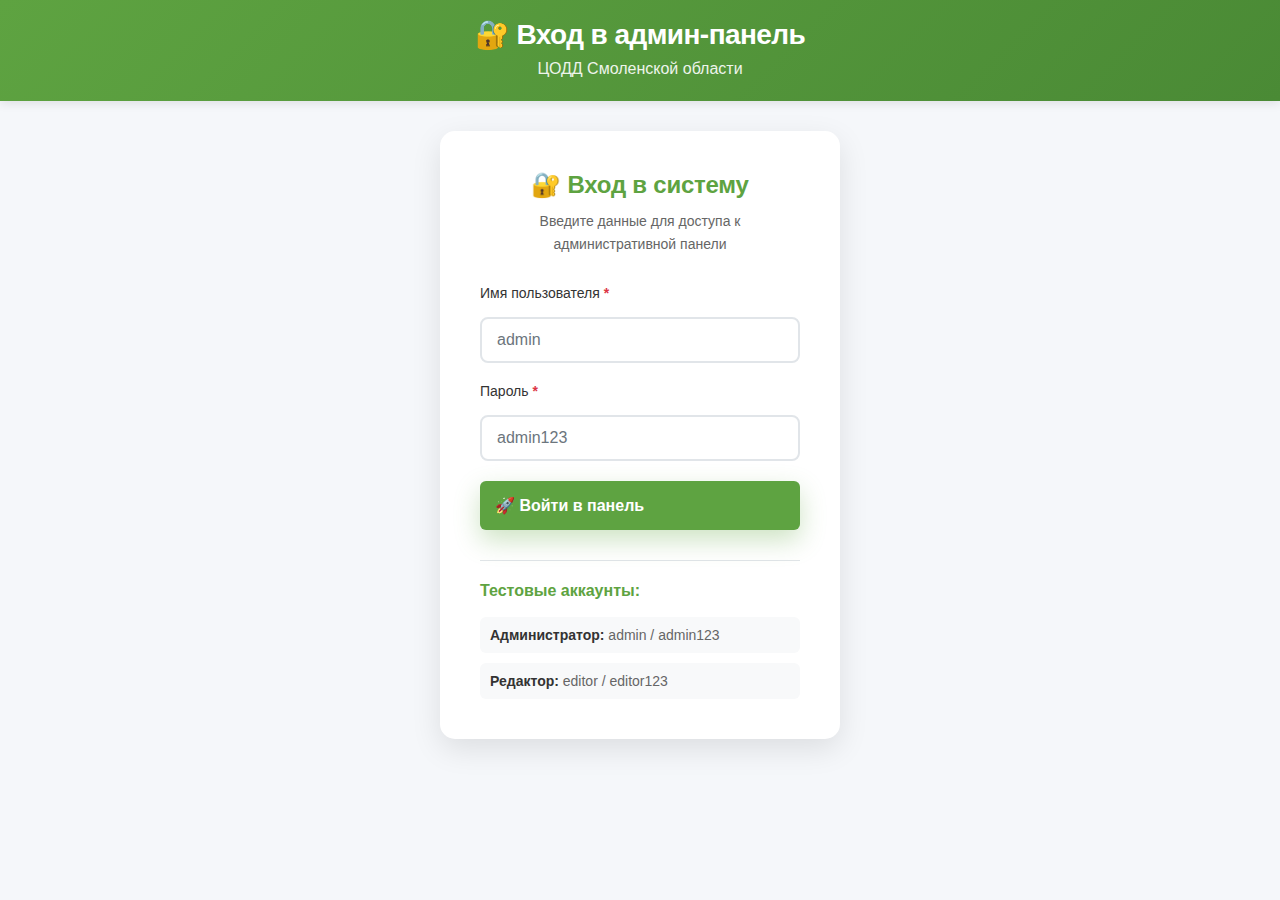
<file: admin.html>
<!DOCTYPE html>
<html lang="ru">
<head>
    <meta charset="UTF-8">
    <meta name="viewport" content="width=device-width, initial-scale=1.0">
    <title>Вход в админ-панель - ЦОДД Смоленской области</title>
    <link rel="stylesheet" href="src/styles.css">
    <link rel="stylesheet" href="src/admin.css">
</head>
<body>
    <div class="admin-container">
        <header class="admin-header">
            <h1>🔐 Вход в админ-панель</h1>
            <p>ЦОДД Смоленской области</p>
        </header>

        <main class="admin-main">
            <div class="login-container">
                <div class="login-form">
                    <h2>🔐 Вход в систему</h2>
                    <p>Введите данные для доступа к административной панели</p>
                    
                    <form id="loginForm">
                        <div class="form-group">
                            <label for="username">Имя пользователя</label>
                            <input type="text" id="username" required placeholder="admin">
                        </div>
                        
                        <div class="form-group">
                            <label for="password">Пароль</label>
                            <input type="password" id="password" required placeholder="admin123">
                        </div>
                        
                        <button type="submit" class="btn btn-primary btn-full">🚀 Войти в панель</button>
                    </form>
                    
                    <div class="login-info">
                        <h3>Тестовые аккаунты:</h3>
                        <div class="test-accounts">
                            <div class="account">
                                <strong>Администратор:</strong> admin / admin123
                            </div>
                            <div class="account">
                                <strong>Редактор:</strong> editor / editor123
                            </div>
                        </div>
                    </div>
                </div>
            </div>
        </main>

        <!-- Уведомления -->
        <div class="notifications" id="notifications"></div>
    </div>

    <script src="src/admin-login.js" defer></script>
</body>
</html>
</file>
<file: src/styles.css>
.fines-video{display:block;width:100%;max-width:100%;margin:0;border-radius:16px;overflow:hidden;box-shadow:0 10px 26px rgba(0,0,0,.12);border:1px solid rgba(0,0,0,.08)}
.fines-video video{width:100%;height:auto;display:block}

/* Base styles */

:root{

  --brand:#62a744;

  --bg:#0b0f0d;

  --bg-elev:#121714;

  --text:#e9f1ec;

  --muted:#b8c3bc;

  --line:#1d251f;

  --focus: #9be27a;

  --header-h:64px;

  --radius:14px;

  --radius-lg:20px;

  --shadow-sm:0 6px 18px rgba(0,0,0,.25);

  --shadow-md:0 10px 30px rgba(0,0,0,.35);

  --shadow-brand:0 10px 30px rgba(98,167,68,.25);

}

/* Кастомный скроллбар */
::-webkit-scrollbar {
  width: 8px;
  height: 8px;
}

::-webkit-scrollbar-track {
  background: var(--bg);
  border-radius: 4px;
}

::-webkit-scrollbar-thumb {
  background: linear-gradient(180deg, var(--brand), #4ecdc4);
  border-radius: 4px;
  border: 1px solid rgba(255, 255, 255, 0.1);
}

::-webkit-scrollbar-thumb:hover {
  background: linear-gradient(180deg, #7bb85a, #3db5a8);
  box-shadow: 0 2px 8px rgba(98, 167, 68, 0.3);
}

::-webkit-scrollbar-corner {
  background: var(--bg);
}



*{box-sizing:border-box}

html,body{margin:0;padding:0}

html{scroll-behavior:smooth}

body{

  font-family:"Inter",system-ui,-apple-system,Segoe UI,Roboto,Arial,sans-serif;

  color:#0b0f0d;

  background:rgb(245, 246, 247);

}

/* Типографическая иерархия */
h1, .h1 {
  font-size: 2.5rem;
  font-weight: 900;
  line-height: 1.1;
  margin: 0 0 1rem 0;
  letter-spacing: -0.02em;
}

h2, .h2 {
  font-size: 2rem;
  font-weight: 800;
  line-height: 1.2;
  margin: 0 0 0.875rem 0;
  letter-spacing: -0.01em;
}

h3, .h3 {
  font-size: 1.5rem;
  font-weight: 700;
  line-height: 1.3;
  margin: 0 0 0.75rem 0;
}

h4, .h4 {
  font-size: 1.25rem;
  font-weight: 600;
  line-height: 1.4;
  margin: 0 0 0.625rem 0;
}

h5, .h5 {
  font-size: 1.125rem;
  font-weight: 600;
  line-height: 1.4;
  margin: 0 0 0.5rem 0;
}

h6, .h6 {
  font-size: 1rem;
  font-weight: 600;
  line-height: 1.5;
  margin: 0 0 0.5rem 0;
}

p, .p {
  font-size: 1rem;
  font-weight: 400;
  line-height: 1.6;
  margin: 0 0 1rem 0;
}

.lead {
  font-size: 1.125rem;
  font-weight: 400;
  line-height: 1.6;
  margin: 0 0 1rem 0;
}

.small {
  font-size: 0.875rem;
  font-weight: 400;
  line-height: 1.5;
}

.text-muted {
  color: var(--muted);
}

.text-brand {
  color: var(--brand);
}

.text-center {
  text-align: center;
}

.text-left {
  text-align: left;
}

.text-right {
  text-align: right;
}

/* Адаптивная типографика */
@media (max-width: 768px) {
  h1, .h1 { font-size: 2rem; }
  h2, .h2 { font-size: 1.75rem; }
  h3, .h3 { font-size: 1.375rem; }
  h4, .h4 { font-size: 1.125rem; }
  h5, .h5 { font-size: 1rem; }
  h6, .h6 { font-size: 0.875rem; }
  p, .p { font-size: 0.875rem; }
  .lead { font-size: 1rem; }
}



.container{width:100%;max-width:1200px;margin:0 auto;padding:0 16px}

.sr-only{position:absolute;left:-10000px;top:auto;width:1px;height:1px;overflow:hidden}

.skip-link{position:absolute;left:-9999px;top:auto;background:var(--brand);color:#000;padding:8px 12px;border-radius:8px}

.skip-link:focus{left:16px;top:16px;z-index:1000}



/* Header */

.site-header{position:fixed;top:20px;left:0;right:0;z-index:1000;background:transparent;padding:0;transition:transform .32s ease, opacity .28s ease}
.site-header.hide{transform:translateY(-140%);opacity:.0;pointer-events:none}
.site-header.scrolled{filter:saturate(102%)}

.header-inner{display:flex;align-items:center;justify-content:space-between;gap:16px;min-height:72px;background:#62a744;border-radius:30px;padding:18px 28px;box-shadow:0 8px 22px rgba(98,167,68,.35);max-width:1380px;margin:0 auto}

.logo{display:flex;align-items:center;gap:12px;color:#ffffff;text-decoration:none;font-weight:700}

.logo-img{width:40px;height:40px;display:inline-block;object-fit:contain;vertical-align:middle}

.logo-text{white-space:nowrap}



.nav{display:flex;align-items:center;gap:16px;flex:1}

.nav-list{display:flex;gap:28px;list-style:none;margin:0 auto;padding:0}
.nav-list a{color:#ffffff;text-decoration:none;padding:10px 12px;border-radius:10px;transition:background .2s,color .2s;font-size:18px;font-weight:700}

.nav-list a:hover{background:rgba(255,255,255,.15);color:#ffffff}



.search{position:relative;display:none}

.search-input{background:#ffffff;color:#0b0f0d;border:1px solid rgba(0,0,0,.15);padding:10px 12px;border-radius:12px;min-width:180px;outline:none}

.search-input:focus{border-color:var(--brand);box-shadow:0 0 0 3px rgba(98,167,68,.2)}

.search-suggestions{position:absolute;top:44px;left:0;right:0;background:var(--bg-elev);border:1px solid var(--line);border-radius:12px;overflow:hidden}

.search-suggestions button{display:block;width:100%;text-align:left;background:transparent;border:0;color:var(--text);padding:10px 12px;cursor:pointer}

.search-suggestions button:hover{background:rgba(98,167,68,.12)}



.burger{display:inline-flex;flex-direction:column;gap:4px;background:transparent;border:none;border-radius:12px;padding:6px 4px;cursor:pointer}
.burger-line{width:26px;height:2.5px;background:#ffffff;border-radius:999px;transition:transform .25s ease, opacity .2s ease}
.burger.active .burger-line:nth-child(1){transform:rotate(45deg) translate(6px,6px)}
.burger.active .burger-line:nth-child(2){opacity:0}

.burger.active .burger-line:nth-child(3){transform:rotate(-45deg) translate(6px,-6px)}
.burger:focus{outline:none}
.burger:focus-visible{outline:none}


.mobile-menu{position:fixed;top:0;right:0;bottom:0;left:auto;width:86vw;max-width:min(420px, 100vw);z-index:1100;background:#62a744;color:#ffffff;display:block;overflow:auto;transform:translateX(100%);transition:transform .28s ease;box-shadow:-10px 0 30px rgba(0,0,0,.25);border-top-left-radius:24px;border-bottom-left-radius:24px}
.mobile-menu.open{transform:translateX(0)}

.mobile-menu[hidden]{display:none!important}

.mobile-menu-header{display:flex;align-items:center;justify-content:space-between;padding:16px 18px 14px;border-bottom:1px solid rgba(255,255,255,.2)}

.mobile-menu-header span{font-weight:700;letter-spacing:.2px}

.mobile-menu-header .close{background:#ffffff;color:#357b22;border:0;width:32px;height:32px;border-radius:12px;display:inline-grid;place-items:center;cursor:pointer;font-size:16px;font-weight:600;transition:all .2s ease;box-shadow:0 2px 8px rgba(0,0,0,.15)}

.mobile-menu-header .close:hover{filter:brightness(.95);transform:scale(1.05);box-shadow:0 4px 12px rgba(0,0,0,.2)}

.mobile-nav-list{list-style:none;margin:0;padding:20px 16px}

.mobile-nav-list li{opacity:0;transform:translateX(12px);animation:menuItemIn .35s forwards ease}

.mobile-nav-list li:nth-child(1){animation-delay:.04s}

.mobile-nav-list li:nth-child(2){animation-delay:.08s}

.mobile-nav-list li:nth-child(3){animation-delay:.12s}

.mobile-nav-list li:nth-child(4){animation-delay:.16s}

.mobile-nav-list li:nth-child(5){animation-delay:.2s}

.mobile-nav-list a{display:block;color:#ffffff;text-decoration:none;padding:16px 16px 16px 24px;border-radius:12px;font-size:18px;font-weight:600;transition:all .2s ease}

.mobile-nav-list a:hover{background:rgba(98,167,68,.12)}

.mobile-search{padding:8px 16px 16px}

.mobile-menu .search-input{width:100%;background:#fff;color:#0b0f0d;border:1px solid rgba(0,0,0,.12);border-radius:16px;padding:14px 16px;box-shadow:0 4px 14px rgba(0,0,0,.1);font-size:16px;transition:all .2s ease;outline:none}

.mobile-menu .search-input:focus{border-color:#62a744;box-shadow:0 6px 20px rgba(98,167,68,.2);transform:translateY(-1px)}

.mobile-menu .search-input::placeholder{color:#666;font-weight:500}



/* Backdrop for mobile menu */

.menu-backdrop{position:fixed;inset:0;background:rgba(0,0,0,.38);backdrop-filter:blur(2px);z-index:1090;opacity:0;transition:opacity .25s ease}

.menu-backdrop.visible{opacity:1}

.menu-backdrop[hidden]{display:none!important}


/* Floating burger button */
.floating-burger{position:fixed;right:16px;top:16px;z-index:1200;width:48px;height:48px;border-radius:16px;border:none;background:rgba(0,0,0,.8);display:grid;place-items:center;box-shadow:0 8px 24px rgba(0,0,0,.3);cursor:pointer;transition:transform .2s ease, opacity .2s ease, background .2s ease}
.floating-burger span{display:block;width:22px;height:2.5px;background:#fff;border-radius:999px}
.floating-burger span+span{margin-top:1px}
.floating-burger:hover{transform:translateY(-1px)}
.floating-burger[hidden]{display:none!important}
.floating-burger.active{opacity:0;transform:none}

/* убрать обводку при фокусе у плавающего бургера */
.floating-burger:focus{outline:none}
.floating-burger:focus-visible{outline:none}


/* Placeholder main */

.placeholder{padding:32px 0}

.vis{font-size:28px;margin:0 0 8px}



/* HERO */

.hero{position:relative;min-height:100svh;display:grid;align-items:flex-start;isolation:isolate}

.hero-media{position:absolute;inset:0;z-index:-2}

.hero-media picture, .hero-media img{position:absolute;inset:0;width:100%;height:100%;object-fit:cover;object-position:center 60%}

.hero-overlay{position:absolute;inset:0;pointer-events:none;z-index:-1;background:

  linear-gradient(0deg, rgba(0,0,0,.18), rgba(0,0,0,.18)),

  linear-gradient(90deg, rgba(0,0,0,.18) 0%, rgba(0,0,0,.14) 40%, rgba(0,0,0,.12) 100%),

  linear-gradient(180deg, rgba(0,0,0,.22) 0%, rgba(0,0,0,.26) 55%, rgba(0,0,0,.3) 100%);

}

.hero .container{padding-left:0;padding-right:1px}

.hero-inner{padding:120px 6px 24px}

.hero-content{max-width:760px}

.hero-content{position:relative}

.hero-title{font-size:30px;line-height:1.2;margin:0 0 12px;letter-spacing:.1px;font-weight:900;color:#ffffff;text-shadow:0 2px 12px rgba(0,0,0,.7)}

.hero-subtitle{color:#ffffff;margin:0 0 16px;text-shadow:0 1px 8px rgba(0,0,0,.6)}

.hero-cta{display:flex;gap:10px;flex-wrap:wrap;margin:18px 0 10px}

.btn{display:inline-block;border-radius:16px;padding:14px 18px;text-decoration:none;font-weight:700;transition:transform .15s ease, box-shadow .2s ease, background .2s ease, color .2s ease;border:1px solid transparent}

.btn:focus-visible{outline:2px solid var(--focus);outline-offset:2px}

.btn-primary{background:var(--brand);color:#0a120c;box-shadow:0 10px 26px rgba(98,167,68,.32)}

.btn-primary:hover{transform:translateY(-1px);filter:brightness(1.08);box-shadow:0 12px 30px rgba(98,167,68,.4)}

.btn-secondary{background:rgba(98,167,68,.06);color:#ebffe2;border:1px solid rgba(98,167,68,.3)}

.btn-secondary:hover{background:rgba(98,167,68,.14);border-color:rgba(98,167,68,.5)}

.section-footer{text-align:center;margin-top:40px}

.hero-stats{display:flex;gap:16px;list-style:none;margin:16px 0 0;padding:0}

.hero-stats .num{display:block;font-weight:700;color:#e9ffe1}

.hero-stats .label{display:block;color:var(--muted);font-size:14px}

.scroll-cue{position:absolute;left:50%;bottom:20px;transform:translateX(-50%);width:36px;height:56px;border-radius:20px;border:2px solid rgba(255,255,255,.5);background:transparent;cursor:pointer;transition:all .3s ease}

.scroll-cue:hover{transform:translateX(-50%) translateY(-2px);border-color:rgba(255,255,255,.8);background:rgba(255,255,255,.1)}

.scroll-cue span{display:block;width:6px;height:10px;margin:10px auto 0;background:#fff;border-radius:3px;animation:cue 1.8s infinite;transition:all .3s ease}

.scroll-cue:hover span{background:#fff;animation-duration:1.2s}

@keyframes cue{0%{opacity:0;transform:translateY(0)}40%{opacity:1}100%{opacity:0;transform:translateY(16px)}}

@keyframes menuItemIn{to{opacity:1;transform:translateX(0)}}



/* Desktop >= 1024 */

@media (min-width: 1024px){

  .header-inner{height:72px}

  .burger{display:flex}

  .nav-list{display:flex}

  .search-input{min-width:240px}

  .mobile-menu{display:block}

  :root{ --header-h:72px; }

  .hero{min-height:100svh}

  .hero .container{padding-left:0;padding-right:12px}

  .hero-inner{padding:160px 8px 32px}

  .hero-content{left:-210px}

  .hero-title{font-size:42px}

  .hero-subtitle{font-size:18px}

}



/* Sections */

.section{padding:32px 0}

.section-monitoring{position:relative;min-height:120svh;display:grid;align-items:center;isolation:isolate;padding:56px 0}

/* Фильтры статистики */
.stats-filters{display:flex;gap:24px;margin-bottom:32px;padding:20px;background:rgba(18,23,21,.82);border-radius:12px;backdrop-filter:blur(10px);border:1px solid rgba(255,255,255,0.1);flex-wrap:wrap}

/* Стили для режима сравнения */
.stats-filters.comparison-mode {
  border: 2px solid #62a744 !important;
  box-shadow: 0 0 20px rgba(98, 167, 68, 0.3) !important;
  background: rgba(18,23,21,.9) !important;
}

.stats-filters.comparison-mode .filter-group select {
  border-color: #62a744 !important;
  background: rgba(98, 167, 68, 0.1) !important;
  color: #ffffff !important;
}

.stats-filters.comparison-mode .filter-group label {
  color: #62a744 !important;
  font-weight: 700 !important;
}
.filter-group{display:flex;flex-direction:column;gap:8px;min-width:200px}
.filter-group label{color:#ffffff;font-size:14px;font-weight:600}
.filter-group select{padding:12px 16px;background:linear-gradient(135deg, rgba(5,8,7,0.9) 0%, rgba(18,23,21,0.9) 100%);border:1px solid rgba(255,255,255,0.2);border-radius:8px;color:#ffffff;font-size:14px;cursor:pointer;transition:all 0.2s ease;backdrop-filter:blur(10px);box-shadow:0 4px 12px rgba(0,0,0,0.3);appearance:none;-webkit-appearance:none;-moz-appearance:none}
.filter-group select:hover{background:rgba(255,255,255,0.15);border-color:rgba(255,255,255,0.3)}
.filter-group select:focus{outline:none;border-color:#62a744;box-shadow:0 0 0 2px rgba(98,167,68,0.2)}

/* Стили для выпадающих списков */
.stats-filters .filter-group {
    position: relative;
    display: flex;
    align-items: center;
    height: fit-content;
}

.stats-filters select {
    background-color: #1a1a1a;
    color: #ffffff;
    border: 1px solid #333;
    padding: 12px 40px 12px 16px;
    border-radius: 8px;
    font-size: 16px;
    appearance: none;
    -webkit-appearance: none;
    -moz-appearance: none;
    width: 100%;
    cursor: pointer;
    transition: all 0.3s ease;
    line-height: 1.5;
    height: 44px;
    display: flex;
    align-items: center;
    vertical-align: middle;
}

.stats-filters select:hover {
    border-color: #62a744;
}

.stats-filters select:focus {
    outline: none;
    border-color: #62a744;
    box-shadow: 0 0 0 2px rgba(98, 167, 68, 0.2);
}

/* CSS стрелка - идеально ровная */
.stats-filters .filter-group::after {
    content: "";
    position: absolute;
    right: 16px;
    top: 70%;
    transform: translateY(-50%);
    pointer-events: none;
    width: 0;
    height: 0;
    border-left: 6px solid transparent;
    border-right: 6px solid transparent;
    border-top: 8px solid #ffffff;
    z-index: 2;
    transition: transform 0.3s ease;
}

/* Анимация стрелки при открытии */
.stats-filters select:focus + .filter-group::after {
    transform: translateY(-50%) rotate(180deg);
}

/* Стили для options */
.stats-filters select option {
    background-color: #1a1a1a;
    color: #ffffff;
    padding: 12px;
    font-size: 16px;
}

/* Убираем стандартную стрелку в IE */
.stats-filters select::-ms-expand {
    display: none;
}

/* Убедимся, что контейнеры правильно выровнены */
.stats-filters {
    display: flex;
    gap: 20px;
    align-items: stretch;
    flex-wrap: wrap;
}

.filter-group {
    flex: 1;
    min-width: 200px;
    position: relative;
}

/* Для мобильных устройств */
@media (max-width: 768px) {
    .stats-filters select {
        font-size: 16px; /* Предотвращает зум в iOS */
        padding: 14px 40px 14px 16px;
        height: 48px; /* Большая высота для тач-устройств */
    }
    
    .stats-filters .filter-group::after {
        right: 20px;
        top: 60%;
        transform: translateY(-50%);
        border-left: 7px solid transparent;
        border-right: 7px solid transparent;
        border-top: 9px solid #ffffff;
    }
}

/* Для режима сравнения */
.stats-filters.comparison-mode .filter-group {
    min-width: 250px;
}

/* Стили для KPI карточек в режиме сравнения */
.monitor-kpis.comparison-mode .kpi .value {
    font-size: 24px;
    line-height: 1.3;
}

.monitor-kpis.comparison-mode .kpi .value span {
    display: inline-block;
    padding: 2px 6px;
    border-radius: 4px;
    font-weight: 700;
}

.monitor-kpis.comparison-mode .kpi .value span:first-child {
    background: rgba(98, 167, 68, 0.1);
}

.monitor-kpis.comparison-mode .kpi .value span:last-child {
    background: rgba(255, 107, 107, 0.1);
}

/* Стрелка между значениями */
.monitor-kpis.comparison-mode .kpi .value {
    display: flex;
    align-items: center;
    justify-content: center;
    gap: 8px;
    flex-wrap: wrap;
}

/* Дополнительные графики */
.charts-grid{display:grid;grid-template-columns:1fr 1fr;gap:24px;margin-top:32px}
.chart-item{background:rgba(5,8,7,.86);border-radius:12px;padding:20px;backdrop-filter:blur(10px);border:1px solid rgba(255,255,255,0.1)}
.chart-item h4{color:#ffffff;font-size:16px;font-weight:600;margin:0 0 16px 0;text-align:center}
.chart-item canvas{width:100% !important;height:200px !important}

/* Графики сравнения */
.comparison-charts {
  display: flex;
  flex-direction: column;
  gap: 24px;
  margin-top: 24px;
}

.comparison-charts .chart {
  background: linear-gradient(135deg, rgba(5,8,7,.9) 0%, rgba(18,23,21,.9) 50%, rgba(5,8,7,.9) 100%);
  border-radius: 12px;
  padding: 20px;
  backdrop-filter: blur(15px);
  border: 2px solid rgba(98, 167, 68, 0.4);
  box-shadow: 
    0 0 25px rgba(98, 167, 68, 0.2),
    inset 0 1px 0 rgba(255, 255, 255, 0.1);
  display: none; /* Скрываем по умолчанию */
  position: relative;
  overflow: hidden;
}

.comparison-charts .chart::before {
  content: '';
  position: absolute;
  top: 0;
  left: 0;
  right: 0;
  bottom: 0;
  background: 
    radial-gradient(circle at 20% 20%, rgba(98, 167, 68, 0.1) 0%, transparent 50%),
    radial-gradient(circle at 80% 80%, rgba(255, 107, 107, 0.1) 0%, transparent 50%),
    linear-gradient(45deg, rgba(98, 167, 68, 0.05) 0%, transparent 50%, rgba(255, 107, 107, 0.05) 100%);
  pointer-events: none;
  z-index: 1;
}

.comparison-charts .chart canvas {
  position: relative;
  z-index: 2;
  background: 
    linear-gradient(135deg, rgba(0,0,0,0.8) 0%, rgba(18,23,21,0.9) 50%, rgba(0,0,0,0.8) 100%),
    radial-gradient(circle at 20% 20%, rgba(98, 167, 68, 0.1) 0%, transparent 60%),
    radial-gradient(circle at 80% 80%, rgba(255, 107, 107, 0.1) 0%, transparent 60%);
  border-radius: 8px;
  border: 1px solid rgba(98, 167, 68, 0.3);
  box-shadow: 
    inset 0 2px 4px rgba(0,0,0,0.5),
    0 0 20px rgba(98, 167, 68, 0.2);
}

.comparison-charts .chart canvas {
  width: 100% !important;
  height: 300px !important;
}

/* Специальный фон для графика нарушений */
#violations-comparison-chart {
  background: 
    linear-gradient(45deg, rgba(98, 167, 68, 0.1) 0%, rgba(255, 107, 107, 0.1) 100%),
    radial-gradient(circle at 20% 20%, rgba(98, 167, 68, 0.08) 0%, transparent 60%),
    radial-gradient(circle at 80% 80%, rgba(255, 107, 107, 0.08) 0%, transparent 60%),
    linear-gradient(135deg, rgba(0,0,0,0.4) 0%, rgba(18,23,21,0.6) 100%);
  border: 1px solid rgba(98, 167, 68, 0.2);
  box-shadow: inset 0 2px 4px rgba(0,0,0,0.3);
}

/* Специальный фон для графика эвакуации */
#evacuation-comparison-chart {
  background: 
    linear-gradient(135deg, rgba(0,0,0,0.9) 0%, rgba(18,23,21,0.95) 50%, rgba(0,0,0,0.9) 100%),
    radial-gradient(circle at 30% 30%, rgba(78, 205, 196, 0.15) 0%, transparent 70%),
    radial-gradient(circle at 70% 70%, rgba(98, 167, 68, 0.15) 0%, transparent 70%),
    linear-gradient(45deg, rgba(78, 205, 196, 0.05) 0%, rgba(98, 167, 68, 0.05) 100%);
  border: 2px solid rgba(78, 205, 196, 0.4);
  box-shadow: 
    inset 0 3px 6px rgba(0,0,0,0.6),
    0 0 25px rgba(78, 205, 196, 0.3),
    0 0 15px rgba(98, 167, 68, 0.2);
}

/* Анимация появления графика */
.comparison-charts .chart {
  animation: slideInUp 0.5s ease-out;
}

@keyframes slideInUp {
  from {
    opacity: 0;
    transform: translateY(30px);
  }
  to {
    opacity: 1;
    transform: translateY(0);
  }
}

/* Эффект свечения при наведении */
.comparison-charts .chart:hover {
  box-shadow: 
    0 0 35px rgba(98, 167, 68, 0.3),
    inset 0 1px 0 rgba(255, 255, 255, 0.2);
  border-color: rgba(98, 167, 68, 0.6);
}

/* Стили для заголовков графиков сравнения */
.comparison-charts .chart h3 {
    color: #ffffff;
    font-size: 18px;
    font-weight: 700;
    margin: 0 0 20px 0;
    text-align: center;
    text-shadow: 0 2px 4px rgba(0, 0, 0, 0.5);
    background: linear-gradient(90deg, #62a744, #4ecdc4);
    -webkit-background-clip: text;
    -webkit-text-fill-color: transparent;
    background-clip: text;
    padding: 10px;
}

.section-monitoring .container{position:relative;z-index:2}

.monitoring-bg{position:absolute;inset:0;z-index:1;overflow:hidden}

.monitoring-bg:after{content:"";position:absolute;inset:0;background:
  linear-gradient(180deg, rgba(0,0,0,.20), rgba(0,0,0,.35)),
  radial-gradient(120% 60% at 50% 0%, rgba(255,255,255,.28) 0 40%, rgba(0,0,0,.22) 65% 100%);} 
.monitoring-bg video{position:absolute;inset:0;width:100%;height:100%;object-fit:cover;filter:saturate(110%) brightness(1.08)}
.section-monitoring .section-title{color:#f2fff0}
.section-monitoring .section-title:after{background:linear-gradient(90deg, rgba(255,255,255,.85), rgba(255,255,255,0))}

/* Загрузка файла */
.file-upload-section{display:flex;align-items:center;gap:12px;margin-bottom:24px;flex-wrap:wrap}
.file-status{color:#ccc;font-size:14px}
.file-path-input{flex:1;min-width:300px;padding:8px 12px;background:rgba(255,255,255,0.1);border:1px solid rgba(255,255,255,0.2);border-radius:6px;color:#fff;font-size:14px}
.file-path-input::placeholder{color:#999}

/* Контейнер графика */
.chart-container{background:rgba(5,8,7,0.86);border-radius:12px;padding:20px;margin:20px 0;backdrop-filter:blur(10px);border:1px solid rgba(255,255,255,0.1)}

/* Мониторинг аварийности */
.section-analytics{position:relative;min-height:120svh;display:grid;align-items:center;isolation:isolate;padding:56px 0;background:#0b0f0d;color:#ffffff}
.section-analytics .container{position:relative;z-index:2}
.analytics-bg{position:absolute;inset:0;z-index:1;overflow:hidden}
.analytics-bg:after{content:"";position:absolute;inset:0;background:linear-gradient(180deg, rgba(0,0,0,.20), rgba(0,0,0,.35)), radial-gradient(120% 60% at 50% 0%, rgba(255,255,255,.28) 0 40%, rgba(0,0,0,.22) 65% 100%)}
.analytics-bg video{position:absolute;inset:0;width:100%;height:100%;object-fit:cover;filter:saturate(110%) brightness(1.08)}
.section-analytics .section-title{color:#f2fff0}
.section-analytics .section-title:after{background:linear-gradient(90deg, rgba(255,255,255,.85), rgba(255,255,255,0))}

/* Монитор */
.monitor{background:rgba(18,23,21,.82);border-radius:12px;padding:24px;backdrop-filter:blur(10px);border:1px solid rgba(255,255,255,0.1)}
.monitor h3{color:#f2fff0;font-size:20px;margin-bottom:20px}
.monitor-kpis{display:grid;grid-template-columns:repeat(3,1fr);gap:16px;margin-bottom:24px}
.monitor .kpi{background:white;border-radius:8px;padding:16px;text-align:center;box-shadow:0 2px 8px rgba(0,0,0,0.1)}
.monitor .kpi .label{color:#666;font-size:14px;margin-bottom:8px}
.monitor .kpi .value{color:#333;font-size:24px;font-weight:700}
.monitor-legend{display:flex;gap:16px;margin-bottom:20px;flex-wrap:wrap;justify-content:center}
.legend-item{display:flex;align-items:center;gap:8px;background:rgba(255,255,255,0.1);padding:8px 12px;border-radius:20px;backdrop-filter:blur(10px)}
.legend-color{width:12px;height:12px;border-radius:50%}
.legend-item span{color:#fff;font-size:14px}
.monitor .chart{background:rgba(5,8,7,.86);border-radius:12px;padding:20px;backdrop-filter:blur(10px);border:1px solid rgba(255,255,255,0.1)}

/* Кнопка карты */
.map-button-container{margin-top:20px;text-align:center}
.map-button-container .btn{background:#62a744;color:#fff;border:none;padding:12px 24px;border-radius:8px;font-weight:500;cursor:pointer;transition:all 0.2s ease}
.map-button-container .btn:hover{background:#4a8a3a;transform:translateY(-1px)}

/* Стили для карты аварийности */
.map-section {
    margin-top: 24px;
    animation: fadeIn 0.3s ease-in-out;
}

.map-section h4 {
    color: #fff;
    margin-bottom: 16px;
    text-align: center;
    font-size: 18px;
}

.map-container {
    background: rgba(255,255,255,0.1);
    border-radius: 12px;
    padding: 20px;
    backdrop-filter: blur(10px);
    border: 1px solid rgba(255,255,255,0.2);
}

.map-image {
    position: relative;
    border-radius: 8px;
    overflow: hidden;
    background: rgba(5,8,7,.86);
}

.dtp-map {
    width: 100%;
    height: auto;
    display: block;
    border-radius: 8px;
}

.map-overlay {
    position: absolute;
    top: 16px;
    left: 16px;
    z-index: 10;
}

.map-stats {
    display: flex;
    gap: 12px;
    flex-wrap: wrap;
}

.map-stats .stat-item {
    background: rgba(0,0,0,0.8);
    padding: 8px 12px;
    border-radius: 6px;
    backdrop-filter: blur(10px);
    border: 1px solid rgba(255,255,255,0.2);
}

.map-stats .stat-label {
    display: block;
    font-size: 11px;
    color: #ccc;
    margin-bottom: 2px;
}

.map-stats .stat-value {
    display: block;
    font-size: 14px;
    font-weight: 700;
    color: #fff;
}

.map-stats .stat-value.yellow {
    color: #f9ca24;
}

.map-stats .stat-value.red {
    color: #ff6b6b;
}

.map-legend {
    margin-top: 16px;
    display: flex;
    gap: 16px;
    justify-content: center;
    flex-wrap: wrap;
}

.map-legend .legend-item {
    display: flex;
    align-items: center;
    gap: 8px;
    background: rgba(255,255,255,0.1);
    padding: 8px 12px;
    border-radius: 20px;
    backdrop-filter: blur(10px);
}

.legend-marker {
    width: 12px;
    height: 12px;
    border-radius: 50%;
    border: 2px solid rgba(255,255,255,0.3);
}

.legend-marker.yellow {
    background: #f9ca24;
}

.legend-marker.red {
    background: #ff6b6b;
}

.map-legend .legend-item span {
    color: #fff;
    font-size: 14px;
}

@keyframes fadeIn {
    from { 
        opacity: 0; 
        transform: translateY(10px); 
    }
    to { 
        opacity: 1; 
        transform: translateY(0); 
    }
}


/* Сравнительный анализ */
.comparison-section{margin-bottom:40px}
.comparison-section h4{font-size:20px;margin-bottom:20px;color:#fff}
.comparison-cards{display:grid;grid-template-columns:repeat(auto-fit,minmax(300px,1fr));gap:20px}
.comparison-card{background:rgba(255,255,255,0.1);border-radius:12px;padding:24px;box-shadow:0 2px 8px rgba(0,0,0,0.3);border:1px solid rgba(255,255,255,0.2);backdrop-filter:blur(10px)}
.comparison-card.percentage{border-left:4px solid #62a744}
.comparison-card .year{font-size:18px;font-weight:600;margin-bottom:16px;color:#fff}
.comparison-card .metric{display:flex;justify-content:space-between;align-items:center;margin-bottom:12px;padding-bottom:8px;border-bottom:1px solid rgba(255,255,255,0.1)}
.comparison-card .metric:last-child{margin-bottom:0;border-bottom:none}
.comparison-card .label{color:#ccc;font-size:14px}
.comparison-card .value{font-weight:600;font-size:16px;color:#fff}
.comparison-card .value.positive{color:#4ade80}
.comparison-card .value.negative{color:#f87171}

/* KPI карточки */
.kpi-grid{display:grid;grid-template-columns:repeat(auto-fit,minmax(280px,1fr));gap:24px;margin-top:30px}
.kpi-card{background:rgba(255,255,255,0.1);border-radius:12px;padding:24px;box-shadow:0 2px 8px rgba(0,0,0,0.3);border:1px solid rgba(255,255,255,0.2);display:flex;align-items:center;gap:16px;backdrop-filter:blur(10px)}
.kpi-icon{font-size:32px;width:60px;height:60px;display:flex;align-items:center;justify-content:center;background:rgba(98,167,68,0.2);border-radius:12px}
.kpi-content{flex:1}
.kpi-card h4{margin:0 0 8px;font-size:16px;color:#fff}
.kpi-value{font-size:28px;font-weight:700;color:#62a744;margin-bottom:4px}
.kpi-description{font-size:14px;color:#ccc;line-height:1.4}

/* Тренды */
.trends-controls{display:flex;gap:16px;margin-bottom:30px;flex-wrap:wrap}
.trends-controls select{padding:8px 12px;border:1px solid rgba(255,255,255,0.3);border-radius:6px;background:rgba(255,255,255,0.1);font-size:14px;color:#fff;backdrop-filter:blur(10px)}
.trends-controls select option{background:#333;color:#fff}

/* Конструктор отчетов */
.report-builder{display:grid;grid-template-columns:300px 1fr;gap:30px;margin-top:30px}
.builder-controls{background:rgba(255,255,255,0.1);border-radius:12px;padding:24px;box-shadow:0 2px 8px rgba(0,0,0,0.3);border:1px solid rgba(255,255,255,0.2);height:fit-content;backdrop-filter:blur(10px)}
.control-group{margin-bottom:20px}
.control-group:last-child{margin-bottom:0}
.control-group label{display:block;margin-bottom:8px;font-weight:500;color:#fff}
.control-group input,.control-group select{width:100%;padding:8px 12px;border:1px solid rgba(255,255,255,0.3);border-radius:6px;font-size:14px;background:rgba(255,255,255,0.1);color:#fff;backdrop-filter:blur(10px)}
.control-group input::placeholder{color:#ccc}
.control-group select option{background:#333;color:#fff}
.control-group select[multiple]{height:120px}
.report-output{background:rgba(255,255,255,0.1);border-radius:12px;padding:24px;box-shadow:0 2px 8px rgba(0,0,0,0.3);border:1px solid rgba(255,255,255,0.2);backdrop-filter:blur(10px)}

@media (max-width:768px){
  .report-builder{grid-template-columns:1fr}
  .comparison-cards{grid-template-columns:1fr}
  .kpi-grid{grid-template-columns:1fr}
  .analytics-nav{justify-content:center}
}
.section .section-title{font-size:26px;margin:0 0 16px;position:relative;display:inline-block}

.section .section-title:after{content:"";position:absolute;left:0;right:0;bottom:-6px;height:3px;border-radius:3px;background:linear-gradient(90deg,rgba(98,167,68,.7),rgba(98,167,68,0));}



/* Актуально сейчас */

.cards{display:flex;gap:16px;justify-content:center;flex-wrap:wrap}
.card{background:linear-gradient(0.875turn, rgba(60, 60, 98, 1) 0%, rgba(46, 46, 55, 1) 100%);border:none;border-radius:20px;padding:20px;position:relative;overflow:hidden;transition:background-color 0.2s ease-in-out, color 0.2s ease-in-out, border-color 0.2s ease-in-out;color:#ffffff;text-align:center;width:220px;height:320px;flex-shrink:0}
.card-accent{background:linear-gradient(180deg, rgba(98,167,68,.24) 0%, rgba(98,167,68,.34) 100%) !important;border-color:rgba(98,167,68,.55) !important}

.card-accent{background:radial-gradient(120% 120% at 0% 0%, rgba(98,167,68,.25) 0%, rgba(13,18,15,.6) 60%), var(--bg-elev)}

.card h3{margin:0 0 12px;font-size:16px;color:#ffffff;font-weight:600;line-height:1.55}
.card p{margin:0;color:#ffffff;font-size:14px;line-height:1.55}
.card .badge{position:absolute;top:16px;left:16px;width:32px;height:32px;border-radius:50%;display:grid;place-items:center;background:rgba(255,255,255,0.2);color:#ffffff;font-weight:600;z-index:2;font-size:14px;box-shadow:0 2px 8px rgba(0,0,0,0.3)}
.card .art{position:absolute;right:-6px;bottom:-6px;width:70%;max-width:380px;opacity:.9}
.card .art img{width:100%;height:auto;display:block}

.card:hover{background-color:#62a744;background-image:none}

/* Стили для ссылок-карточек */
.card-link{text-decoration:none;color:inherit;display:block;transition:transform .2s ease}
.card-link:hover{transform:translateY(-2px)}
.card-link:hover .card{background-color:#62a744;background-image:none}

/* Главное */
.main-cards{display:grid;grid-template-columns:repeat(3,1fr);gap:20px;margin-bottom:80px}
.main-card{background:#ffffff;border:1px solid #e5e5e5;border-radius:12px;padding:24px;display:flex;align-items:center;gap:16px;transition:transform 0.2s ease, box-shadow 0.2s ease;cursor:pointer}
.main-card:hover{transform:translateY(-2px);box-shadow:0 8px 24px rgba(0,0,0,0.1)}
.main-card-icon{width:48px;height:48px;background:rgba(98,167,68,0.1);border-radius:8px;display:flex;align-items:center;justify-content:center;font-size:24px;flex-shrink:0}
.main-card-content{flex:1}
.main-card h3{margin:0 0 8px;font-size:18px;color:#0b0f0d;font-weight:600;line-height:1.3}
.main-card p{margin:0;color:#666;font-size:14px;line-height:1.4}
.main-card-arrow{width:32px;height:32px;background:rgba(98,167,68,0.1);border-radius:6px;display:flex;align-items:center;justify-content:center;color:#62a744;font-size:16px;font-weight:bold;flex-shrink:0}


/* Новости */

.news-header{

  display:flex;

  align-items:center;

  gap:16px;

  padding:14px 18px;

  background:linear-gradient(180deg, rgba(98,167,68,.36) 0%, rgba(98,167,68,.42) 100%);

  border:1px solid rgba(98,167,68,.55);

  border-radius:26px;

  box-shadow:0 10px 28px rgba(98,167,68,.28);

}

.news-title-lg{

  margin:0;

  font-size:24px;

  color:#0b0f0d;

  font-weight:900;

  letter-spacing:.2px;

}

.news-all{margin-left:auto}

/* Projects header same style as news header */
#projects .projects-header{display:flex;align-items:center;gap:16px;padding:14px 18px;background:linear-gradient(180deg, rgba(98,167,68,.36) 0%, rgba(98,167,68,.42) 100%);border:1px solid rgba(98,167,68,.55);border-radius:26px;box-shadow:0 10px 28px rgba(98,167,68,.28)}
#projects .projects-title{margin:0;font-size:24px;color:#0b0f0d;font-weight:900;letter-spacing:.2px}
#projects .projects-all{margin-left:auto}

.news-list{

  display:grid;

  gap:22px;

  margin-top:14px;

}

.news-item{

  display:grid;

  grid-template-columns:1fr 140px;

  align-items:center;

  gap:16px;

  background:linear-gradient(180deg, rgba(98,167,68,.12), rgba(98,167,68,.26));

  border:1px solid rgba(98,167,68,.45);

  border-radius:18px;

  padding:18px 18px 18px 22px;

  transition:box-shadow .18s ease, transform .18s ease, border-color .18s ease;

  color:#0b0f0d;

  box-shadow:0 10px 26px rgba(98,167,68,.14);

}

.news-item img{width:100%;height:96px;object-fit:cover;border-radius:14px;box-shadow:0 6px 16px rgba(0,0,0,.12)}

.news-meta{font-size:14px;color:#2b4d1f;margin-bottom:8px;font-weight:600}

.chip{display:inline-block;background:#e7f7e1;color:#2b4d1f;padding:4px 10px;border-radius:999px;font-size:12px;margin-left:8px;box-shadow:0 2px 8px rgba(98,167,68,.25)}

.news-title{font-weight:700;color:#0b0f0d}

.news-excerpt{
  color:#666;
  line-height:1.5;
  margin:8px 0;
}

.news-actions{display:flex;justify-content:space-between;align-items:center;margin-top:12px}

.news-date{
  color:#666;
  font-size:14px;
}

.btn-ghost{background:#e2f5d9;color:#11330b;border-radius:999px;padding:10px 16px;text-decoration:none;font-weight:700;box-shadow:0 6px 16px rgba(98,167,68,.18)}

.news-item:hover{transform:translateY(-3px);border-color:#2a3a2f;box-shadow:0 14px 30px rgba(98,167,68,.22)}



/* Главное */

.feature-grid{display:grid;grid-template-columns:1fr;gap:12px}

.feature{

  background:#ffffff;

  border:1px solid rgba(0,0,0,.06);

  border-radius:22px;

  padding:18px;

  display:grid;

  grid-template-columns:auto 1fr auto;

  align-items:center;

  gap:16px;

  box-shadow:0 8px 24px rgba(0,0,0,.06);

  transition:transform .18s ease, box-shadow .18s ease, border-color .18s ease;

}

.feature:hover{transform:translateY(-2px);box-shadow:0 12px 28px rgba(0,0,0,.08)}

.feature h3{margin:6px 0 6px}

.feature-icon{

  width:64px;height:64px;border-radius:16px;

  display:grid;place-items:center;

  background:linear-gradient(180deg, rgba(98,167,68,.18), rgba(98,167,68,.28));

  box-shadow:0 10px 24px rgba(98,167,68,.18);

}

.feature-icon img{width:44px;height:44px;object-fit:contain}

.feature-arrow{width:40px;height:40px;border-radius:12px;background:#f1f6ef;color:#265a19;display:grid;place-items:center;font-weight:700}



/* Электронные уведомления */

.benefits{display:grid;grid-template-columns:1fr;gap:8px}

.benefit{display:grid;grid-template-columns:auto 1fr;gap:10px;align-items:start}

.benefit strong{color:var(--brand)}

.e-fines{display:block;text-decoration:none;color:inherit;background:linear-gradient(180deg, rgba(98,167,68,.12), rgba(98,167,68,.22));border:1px solid rgba(98,167,68,.45);border-radius:18px;padding:18px;box-shadow:inset 0 1px 0 rgba(255,255,255,.04);transition:transform .18s ease, box-shadow .18s ease, border-color .18s ease}

.e-fines:hover{transform:translateY(-2px);border-color:#2a3a2f;box-shadow:0 12px 28px rgba(0,0,0,.08), inset 0 1px 0 rgba(255,255,255,.04)}



/* Мониторинг */

.monitor{backdrop-filter:blur(10px);background:rgba(18,23,21,.82);border:1px solid rgba(255,255,255,.14);border-radius:24px;padding:24px 24px 20px;box-shadow:0 24px 60px rgba(0,0,0,.38)}
.monitor h3{margin:0 0 10px;color:#eaf7e7}
.monitor .kpi .label{color:#cfe5d6}
.monitor .kpi .value{color:#ffffff}
.monitor-kpis{display:grid;grid-template-columns:1fr;gap:12px;margin:14px 0 16px}
.monitor-kpis .kpi{background:#ffffff;border:1px solid rgba(0,0,0,.06);border-radius:16px;padding:14px;box-shadow:0 10px 24px rgba(0,0,0,.06)}
.monitor-kpis .kpi .label{color:#305135;font-size:13px}
.monitor-kpis .kpi .value{font-weight:900;font-size:30px;color:#2b6f1c}
.monitor-legend{display:flex;flex-wrap:wrap;gap:10px;margin:10px 0 12px}
.monitor-legend .chip{display:inline-flex;align-items:center;gap:8px;background:#eaf5e6;color:#1e3a21;padding:8px 10px;border-radius:999px;font-size:13px;border:1px solid rgba(98,167,68,.28)}
.monitor-legend .dot{width:10px;height:10px;border-radius:50%}

.monitor .chart{width:100%;height:420px;border-radius:14px;background:rgba(5,8,7,.86);border:1px solid rgba(255,255,255,.10);position:relative;overflow:hidden;box-shadow:0 12px 28px rgba(0,0,0,.28)}
@media (min-width: 992px){

  .monitor .chart{height:460px}

}



/* CSV picker styling */

.monitor .picker{margin:12px 0 10px;display:flex;gap:12px;align-items:center;background:rgba(255,255,255,.06);border:1px solid rgba(255,255,255,.12);padding:10px 12px;border-radius:14px}

.monitor .picker .hint{color:#cfead5}

.monitor .picker input[type="file"]{color:#eaf7e7}

.monitor .picker input[type="file"]::file-selector-button{background:#62a744;color:#0a120c;border:none;border-radius:10px;padding:8px 12px;margin-right:12px;cursor:pointer;box-shadow:0 6px 16px rgba(98,167,68,.3);font-weight:700}

.monitor .picker input[type="file"]::file-selector-button:hover{filter:brightness(1.06);transform:translateY(-1px)}

.monitor .picker{margin:12px 0 0;display:flex;gap:10px;flex-wrap:wrap;align-items:center}

.monitor .picker .hint{color:#234022}

@media (min-width: 768px){

  .monitor-kpis{grid-template-columns:repeat(3,1fr)}

}



/* Аналитика */

.analytics-header{display:flex;align-items:center;gap:16px;margin-bottom:10px}

.analytics-header .analytics-more{margin-left:auto}

.analytics{display:grid;grid-template-columns:1fr;gap:16px;align-items:center}

.analytics-visual{position:relative;width:100%;aspect-ratio:1/1;border-radius:50%;overflow:hidden;filter:drop-shadow(0 20px 40px rgba(98,167,68,.25));background:linear-gradient(180deg, rgba(98,167,68,.08), rgba(98,167,68,.16));}

.analytics-visual video{position:absolute;inset:0;width:100%;height:100%;object-fit:cover}

.analytics-list{display:grid;gap:14px}

.analytics-card{background:#fff;border:1px solid rgba(0,0,0,.06);border-radius:18px;padding:16px 18px;box-shadow:0 8px 24px rgba(0,0,0,.06)}

.analytics-card h3{margin:0 0 6px}

.analytics-card p{margin:0;color:#4a5b4f}

@media (min-width: 992px){

  .analytics{grid-template-columns:1fr 1fr}

  .analytics-visual{max-width:520px;justify-self:center}

}



/* Проекты */

.project-grid{display:grid;grid-template-columns:1fr;gap:12px;margin-top:20px}

.project{background:linear-gradient(180deg, rgba(98,167,68,.16), rgba(98,167,68,.28));border:1px solid rgba(98,167,68,.45);border-radius:18px;padding:18px;display:flex;justify-content:space-between;align-items:center;transition:box-shadow .18s ease, transform .18s ease, border-color .18s ease}

.project h4{margin:0 0 6px}

.project small{color:#213222}

.project:hover{transform:translateY(-2px);border-color:#2a3a2f;box-shadow:var(--shadow-sm)}



/* Responsive grids */

@media (min-width: 768px){

  .cards{grid-template-columns:repeat(7,1fr);gap:20px}
  .cards .card{grid-column:span 2;}
  .feature-grid{grid-template-columns:repeat(3,1fr)}

  .project-grid{grid-template-columns:repeat(2,1fr);margin-top:30px}

  .news-list{

    grid-template-columns:1fr 1fr;

    gap:28px;

  }

}

@media (min-width: 1280px){

  .hero-media picture, .hero-media img{object-position:center 52%}

}



/* Сервисы */

.service-grid{display:grid;grid-template-columns:1fr;gap:12px}

.service-card{background:#ffffff;border:1px solid rgba(0,0,0,.06);border-radius:22px;padding:18px;display:flex;justify-content:space-between;align-items:center;box-shadow:0 8px 24px rgba(0,0,0,.06)}

.service-card h3{margin:0 0 6px}

.service-emoji{font-size:32px}

@media (min-width: 768px){

  .service-grid{grid-template-columns:repeat(4,1fr)}

}



/* Layout widths: ensure no horizontal scroll at 360 and 1280 */

@media (min-width: 1280px){

  .container{max-width:1280px}

}



/* Footer */

.site-footer{margin-top:32px;padding:48px 0 22px;background:radial-gradient(120% 140% at 50% -30%, rgba(98,167,68,.28), rgba(98,167,68,.10)), linear-gradient(180deg, rgba(255,255,255,.65), rgba(231,243,228,.9));border-top:1px solid rgba(98,167,68,.35);box-shadow:0 -10px 30px rgba(98,167,68,.12) inset}
.footer-inner{display:grid;grid-template-columns:1fr;gap:16px}

.footer-brand .logo{color:#0b0f0d}

.footer-brand .muted{color:#213222;margin:8px 0 0}

.footer-nav{display:grid;grid-template-columns:repeat(2,1fr);gap:16px}

.footer-nav h4{margin:0 0 8px}

.footer-nav ul{list-style:none;margin:0;padding:0}

.footer-nav a{color:#0b0f0d;text-decoration:none;position:relative;font-weight:600}
.footer-nav a:after{content:"";position:absolute;left:0;right:0;bottom:-2px;height:2px;border-radius:2px;background:linear-gradient(90deg, rgba(98,167,68,.8), rgba(98,167,68,0));opacity:0;transform:translateY(4px);transition:all .2s ease}

.footer-nav a:hover:after{opacity:1;transform:translateY(0)}

.footer-bottom{display:flex;align-items:center;justify-content:space-between;border-top:1px solid rgba(98,167,68,.25);padding-top:16px;margin-top:18px;color:#20311e;opacity:.9}
@media (min-width: 768px){

  .footer-inner{grid-template-columns:1fr auto}

  .footer-nav{grid-template-columns:repeat(2,160px)}

}


/* Мобильная версия */
@media (max-width: 768px) {
  .nav-list {
    display: none;
  }
  
  .burger {
    display: inline-flex;
  }
  
  .header-inner {
    padding: 12px 20px;
  }
  
  .logo-text {
    font-size: 14px;
  }
}

@media (max-width: 480px) {
  .header-inner {
    padding: 10px 16px;
  }
  
  .logo-text {
    font-size: 12px;
  }
}





.analytics-header .analytics-more{margin-left:auto}

.analytics{display:grid;grid-template-columns:1fr;gap:16px;align-items:center}

.analytics-visual{position:relative;width:100%;aspect-ratio:1/1;border-radius:50%;overflow:hidden;filter:drop-shadow(0 20px 40px rgba(98,167,68,.25));background:linear-gradient(180deg, rgba(98,167,68,.08), rgba(98,167,68,.16));}

.analytics-visual video{position:absolute;inset:0;width:100%;height:100%;object-fit:cover}

.analytics-list{display:grid;gap:14px}

.analytics-card{background:#fff;border:1px solid rgba(0,0,0,.06);border-radius:18px;padding:16px 18px;box-shadow:0 8px 24px rgba(0,0,0,.06)}

.analytics-card h3{margin:0 0 6px}

.analytics-card p{margin:0;color:#4a5b4f}

@media (min-width: 992px){

  .analytics{grid-template-columns:1fr 1fr}

  .analytics-visual{max-width:520px;justify-self:center}

}



/* Проекты */

.project-grid{display:grid;grid-template-columns:1fr;gap:12px;margin-top:20px}

.project{background:linear-gradient(180deg, rgba(98,167,68,.16), rgba(98,167,68,.28));border:1px solid rgba(98,167,68,.45);border-radius:18px;padding:18px;display:flex;justify-content:space-between;align-items:center;transition:box-shadow .18s ease, transform .18s ease, border-color .18s ease}

.project h4{margin:0 0 6px}

.project small{color:#213222}

.project:hover{transform:translateY(-2px);border-color:#2a3a2f;box-shadow:var(--shadow-sm)}



/* Responsive grids */

@media (min-width: 768px){

  .cards{grid-template-columns:repeat(7,1fr);gap:20px}
  .cards .card{grid-column:span 2;}
  .feature-grid{grid-template-columns:repeat(3,1fr)}

  .project-grid{grid-template-columns:repeat(2,1fr);margin-top:30px}

  .news-list{

    grid-template-columns:1fr 1fr;

    gap:28px;

  }

}

@media (min-width: 1280px){

  .hero-media picture, .hero-media img{object-position:center 52%}

}



/* Сервисы */

.service-grid{display:grid;grid-template-columns:1fr;gap:12px}

.service-card{background:#ffffff;border:1px solid rgba(0,0,0,.06);border-radius:22px;padding:18px;display:flex;justify-content:space-between;align-items:center;box-shadow:0 8px 24px rgba(0,0,0,.06)}

.service-card h3{margin:0 0 6px}

.service-emoji{font-size:32px}

@media (min-width: 768px){

  .service-grid{grid-template-columns:repeat(4,1fr)}

}



/* Layout widths: ensure no horizontal scroll at 360 and 1280 */

@media (min-width: 1280px){

  .container{max-width:1280px}

}



/* Footer */

.site-footer{margin-top:32px;padding:48px 0 22px;background:radial-gradient(120% 140% at 50% -30%, rgba(98,167,68,.28), rgba(98,167,68,.10)), linear-gradient(180deg, rgba(255,255,255,.65), rgba(231,243,228,.9));border-top:1px solid rgba(98,167,68,.35);box-shadow:0 -10px 30px rgba(98,167,68,.12) inset}
.footer-inner{display:grid;grid-template-columns:1fr;gap:16px}

.footer-brand .logo{color:#0b0f0d}

.footer-brand .muted{color:#213222;margin:8px 0 0}

.footer-nav{display:grid;grid-template-columns:repeat(2,1fr);gap:16px}

.footer-nav h4{margin:0 0 8px}

.footer-nav ul{list-style:none;margin:0;padding:0}

.footer-nav a{color:#0b0f0d;text-decoration:none;position:relative;font-weight:600}
.footer-nav a:after{content:"";position:absolute;left:0;right:0;bottom:-2px;height:2px;border-radius:2px;background:linear-gradient(90deg, rgba(98,167,68,.8), rgba(98,167,68,0));opacity:0;transform:translateY(4px);transition:all .2s ease}

.footer-nav a:hover:after{opacity:1;transform:translateY(0)}

.footer-bottom{display:flex;align-items:center;justify-content:space-between;border-top:1px solid rgba(98,167,68,.25);padding-top:16px;margin-top:18px;color:#20311e;opacity:.9}
@media (min-width: 768px){

  .footer-inner{grid-template-columns:1fr auto}

  .footer-nav{grid-template-columns:repeat(2,160px)}

}


/* Мобильная версия */
@media (max-width: 768px) {
  .nav-list {
    display: none;
  }
  
  .burger {
    display: inline-flex;
  }
  
  .header-inner {
    padding: 12px 20px;
  }
  
  .logo-text {
    font-size: 14px;
  }
}

@media (max-width: 480px) {
  .header-inner {
    padding: 10px 16px;
  }
  
  .logo-text {
    font-size: 12px;
  }
}

/* Услуги */
.services-grid {
  display: grid;
  grid-template-columns: 1fr;
  gap: 16px;
  margin-top: 24px;
}

.service-card {
  background: rgba(255, 255, 255, 0.1);
  border-radius: 16px;
  padding: 20px;
  backdrop-filter: blur(10px);
  border: 1px solid rgba(255, 255, 255, 0.2);
  transition: all 0.3s ease;
  display: flex;
  align-items: flex-start;
  gap: 16px;
}

.service-card:hover {
  transform: translateY(-2px);
  background: rgba(255, 255, 255, 0.15);
  border-color: rgba(98, 167, 68, 0.5);
  box-shadow: 0 8px 32px rgba(0, 0, 0, 0.3);
}

.service-icon {
  flex-shrink: 0;
  width: 50px;
  height: 50px;
  background: linear-gradient(135deg, #62a744, #4ecdc4);
  border-radius: 12px;
  display: flex;
  align-items: center;
  justify-content: center;
  box-shadow: 0 4px 16px rgba(98, 167, 68, 0.3);
}

.service-icon .icon {
  font-size: 20px;
  filter: drop-shadow(0 2px 4px rgba(0, 0, 0, 0.3));
}

.service-content h3 {
  color: #000000;
  font-size: 16px;
  font-weight: 700;
  margin: 0 0 6px 0;
  line-height: 1.3;
}

.service-content p {
  color: #333333;
  font-size: 13px;
  margin: 0;
  line-height: 1.4;
}

@media (min-width: 768px) {
  .services-grid {
      grid-template-columns: repeat(2, 1fr);
      gap: 20px;
  }
}

@media (min-width: 1024px) {
  .services-grid {
      grid-template-columns: repeat(3, 1fr);
      gap: 24px;
  }
  
  .service-card {
      padding: 24px;
  }
  
  .service-icon {
      width: 60px;
      height: 60px;
  }
  
  .service-icon .icon {
      font-size: 24px;
  }
  
  .service-content h3 {
      font-size: 18px;
  }
  
  .service-content p {
      font-size: 14px;
  }
}

/* Модальное окно */
.modal {
  position: fixed;
  top: 0;
  left: 0;
  right: 0;
  bottom: 0;
  z-index: 1000;
  display: flex;
  align-items: center;
  justify-content: center;
  padding: 20px;
}

.modal-backdrop {
  position: absolute;
  top: 0;
  left: 0;
  right: 0;
  bottom: 0;
  background: rgba(0, 0, 0, 0.7);
  backdrop-filter: blur(5px);
}

.modal-content {
  position: relative;
  background: #ffffff;
  border-radius: 20px;
  max-width: 800px;
  width: 100%;
  max-height: 90vh;
  overflow-y: auto;
  box-shadow: 0 20px 60px rgba(0, 0, 0, 0.3);
  animation: modalSlideIn 0.3s ease-out;
}

.modal-header {
  display: flex;
  justify-content: space-between;
  align-items: center;
  padding: 24px 32px;
  border-bottom: 1px solid rgba(0, 0, 0, 0.1);
  background: linear-gradient(135deg, #62a744, #4ecdc4);
  color: white;
  border-radius: 20px 20px 0 0;
}

.modal-header h2 {
  margin: 0;
  font-size: 24px;
  font-weight: 700;
}

.modal-close {
  background: none;
  border: none;
  color: white;
  font-size: 24px;
  cursor: pointer;
  padding: 8px;
  border-radius: 50%;
  transition: background-color 0.2s ease;
}

.modal-close:hover {
  background: rgba(255, 255, 255, 0.2);
}

.modal-body {
  padding: 32px;
}

.modal-body h3 {
  color: #62a744;
  font-size: 20px;
  font-weight: 600;
  margin: 0 0 16px;
  text-align: center;
}

.modal-body p {
  color: #666;
  font-size: 16px;
  line-height: 1.6;
  margin: 0 0 32px;
  text-align: center;
}

.help-features {
  display: grid;
  grid-template-columns: 1fr;
  gap: 20px;
  margin: 32px 0;
}

.help-features .feature {
  display: flex;
  gap: 16px;
  align-items: flex-start;
  padding: 20px;
  background: rgba(98, 167, 68, 0.05);
  border-radius: 12px;
  border: 1px solid rgba(98, 167, 68, 0.1);
}

.help-features .feature-icon {
  font-size: 32px;
  flex-shrink: 0;
  margin-top: 4px;
}

.help-features .feature-content h4 {
  color: #0a120c;
  font-size: 16px;
  font-weight: 600;
  margin: 0 0 8px;
}

.help-features .feature-content p {
  color: #666;
  font-size: 14px;
  line-height: 1.5;
  margin: 0;
  text-align: left;
}

.help-stats {
  display: grid;
  grid-template-columns: repeat(2, 1fr);
  gap: 16px;
  margin: 32px 0;
  padding: 24px;
  background: linear-gradient(135deg, rgba(98, 167, 68, 0.1) 0%, rgba(78, 205, 196, 0.1) 100%);
  border-radius: 16px;
  border: 1px solid rgba(98, 167, 68, 0.2);
}

.help-stats .stat {
  text-align: center;
}

.help-stats .stat-number {
  display: block;
  font-size: 28px;
  font-weight: 700;
  color: #62a744;
  margin-bottom: 4px;
}

.help-stats .stat-label {
  font-size: 12px;
  color: #666;
  text-transform: uppercase;
  letter-spacing: 1px;
}

@keyframes modalSlideIn {
  from {
    opacity: 0;
    transform: scale(0.9) translateY(-20px);
  }
  to {
    opacity: 1;
    transform: scale(1) translateY(0);
  }
}

@media (min-width: 768px) {
  .help-features {
    grid-template-columns: repeat(2, 1fr);
  }
  
  .help-stats {
    grid-template-columns: repeat(4, 1fr);
  }
  
  .modal-body h3 {
    font-size: 24px;
  }
  
  .modal-body p {
    font-size: 18px;
  }
}

/* Стили для модального окна с инфраструктурой */
.infrastructure-modal {
  max-width: 1000px;
}

.iframe-container {
  border-radius: 12px;
  overflow: hidden;
  box-shadow: 0 4px 20px rgba(0, 0, 0, 0.1);
  border: 1px solid rgba(98, 167, 68, 0.2);
}

.iframe-container iframe {
  display: block;
  border: none;
}

@media (max-width: 768px) {
  .infrastructure-modal {
    max-width: 95vw;
    margin: 10px;
  }
  
  .iframe-container iframe {
    height: 400px;
  }
}

/* Стили для блока партнеров */
.partners-section {
  background: linear-gradient(135deg, #f8f9fa 0%, #e9ecef 100%);
  padding: 60px 0;
  border-top: 1px solid #dee2e6;
}

.partners-title {
  text-align: center;
  color: #0a120c;
  font-size: 32px;
  font-weight: 700;
  margin-bottom: 40px;
  position: relative;
}

.partners-title::after {
  content: '';
  position: absolute;
  bottom: -10px;
  left: 50%;
  transform: translateX(-50%);
  width: 60px;
  height: 4px;
  background: linear-gradient(90deg, #62a744, #4ecdc4);
  border-radius: 2px;
}

.partners-grid {
  display: grid;
  grid-template-columns: repeat(auto-fit, minmax(300px, 1fr));
  gap: 30px;
  max-width: 1200px;
  margin: 0 auto;
}

.partner-card {
  display: flex;
  align-items: center;
  gap: 20px;
  padding: 24px;
  background: #ffffff;
  border-radius: 16px;
  box-shadow: 0 4px 20px rgba(0, 0, 0, 0.08);
  transition: all 0.3s ease;
  text-decoration: none;
  border: 2px solid transparent;
}

.partner-card:hover {
  transform: translateY(-4px);
  box-shadow: 0 8px 30px rgba(0, 0, 0, 0.15);
  border-color: #62a744;
}

.partner-logo {
  flex-shrink: 0;
  width: 60px;
  height: 60px;
  display: flex;
  align-items: center;
  justify-content: center;
  background: #f8f9fa;
  border-radius: 12px;
  border: 2px solid #e9ecef;
}

.partner-logo img {
  max-width: 100%;
  max-height: 100%;
  object-fit: contain;
}

.partner-content h3 {
  color: #0a120c;
  font-size: 18px;
  font-weight: 600;
  margin: 0 0 8px 0;
  line-height: 1.3;
}

.partner-content p {
  color: #6c757d;
  font-size: 14px;
  margin: 0;
  line-height: 1.4;
}

@media (max-width: 768px) {
  .partners-section {
    padding: 40px 0;
  }
  
  .partners-title {
    font-size: 24px;
    margin-bottom: 30px;
  }
  
  .partners-grid {
    grid-template-columns: 1fr;
    gap: 20px;
  }
  
  .partner-card {
    padding: 20px;
    gap: 16px;
  }
  
  .partner-logo {
    width: 50px;
    height: 50px;
  }
  
  .partner-content h3 {
    font-size: 16px;
  }
  
  .partner-content p {
    font-size: 13px;
  }
}

/* Стили для форм услуг */
.service-modal {
  max-width: 600px;
  max-height: 90vh;
  overflow-y: auto;
}

.service-form {
  display: flex;
  flex-direction: column;
  gap: 20px;
}

.form-group {
  display: flex;
  flex-direction: column;
  gap: 8px;
}

.form-group label {
  color: #0a120c;
  font-weight: 600;
  font-size: 14px;
}

.form-group input,
.form-group select,
.form-group textarea {
  padding: 12px 16px;
  border: 2px solid #e9ecef;
  border-radius: 8px;
  font-size: 16px;
  transition: all 0.3s ease;
  background: #ffffff;
  color: #0a120c;
}

.form-group input:focus,
.form-group select:focus,
.form-group textarea:focus {
  outline: none;
  border-color: #62a744;
  box-shadow: 0 0 0 3px rgba(98, 167, 68, 0.1);
}

.form-group input::placeholder,
.form-group textarea::placeholder {
  color: #6c757d;
}

.form-group textarea {
  resize: vertical;
  min-height: 80px;
}

.form-actions {
  display: flex;
  gap: 16px;
  justify-content: flex-end;
  margin-top: 20px;
  padding-top: 20px;
  border-top: 1px solid #e9ecef;
}

.form-actions .btn {
  padding: 12px 24px;
  font-size: 16px;
  font-weight: 600;
  border-radius: 8px;
  cursor: pointer;
  transition: all 0.3s ease;
  border: none;
  text-decoration: none;
  display: inline-flex;
  align-items: center;
  justify-content: center;
}

.form-actions .btn-primary {
  background: #62a744;
  color: #ffffff;
}

.form-actions .btn-primary:hover {
  background: #4a8a35;
  transform: translateY(-2px);
  box-shadow: 0 4px 12px rgba(98, 167, 68, 0.3);
}

.form-actions .btn-secondary {
  background: #6c757d;
  color: #ffffff;
}

.form-actions .btn-secondary:hover {
  background: #5a6268;
  transform: translateY(-2px);
  box-shadow: 0 4px 12px rgba(108, 117, 125, 0.3);
}

/* Стили для обязательных полей */
.form-group label:after {
  content: ' *';
  color: #dc3545;
  font-weight: bold;
}

.form-group:has(input:not([required])),
.form-group:has(select:not([required])),
.form-group:has(textarea:not([required])) {
  label:after {
    content: '';
  }
}

/* Адаптивность для форм */
@media (max-width: 768px) {
  .service-modal {
    max-width: 95vw;
    margin: 10px;
  }
  
  .form-actions {
    flex-direction: column;
  }
  
  .form-actions .btn {
    width: 100%;
  }
  
  .form-group input,
  .form-group select,
  .form-group textarea {
    font-size: 16px; /* Предотвращает зум в iOS */
  }
}

/* Анимация для уведомлений */
@keyframes slideInRight {
  from {
    transform: translateX(100%);
    opacity: 0;
  }
  to {
    transform: translateX(0);
    opacity: 1;
  }
}

.notification-content {
  display: flex;
  align-items: center;
  gap: 12px;
}

.notification-icon {
  font-size: 18px;
  font-weight: bold;
}

.notification-message {
  flex: 1;
  font-size: 14px;
  line-height: 1.4;
}

.notification-close {
  background: none;
  border: none;
  font-size: 18px;
  cursor: pointer;
  padding: 4px;
  line-height: 1;
  color: inherit;
  opacity: 0.7;
  transition: opacity 0.2s ease;
}

.notification-close:hover {
  opacity: 1;
}

/* Секция аналитики */
.analytics-header {
  display: flex;
  justify-content: space-between;
  align-items: center;
  margin-bottom: 40px;
}

.analytics-header .btn {
  background: #ffffff;
  color: #0a120c;
  border: 2px solid #62a744;
  padding: 12px 24px;
  border-radius: 25px;
  font-weight: 600;
  text-decoration: none;
  transition: all 0.3s ease;
  box-shadow: 0 4px 15px rgba(98, 167, 68, 0.2);
}

.analytics-header .btn:hover {
  background: #62a744;
  color: #ffffff;
  transform: translateY(-2px);
  box-shadow: 0 6px 20px rgba(98, 167, 68, 0.3);
}

.analytics-content {
  display: grid;
  grid-template-columns: 1fr 1fr;
  gap: 0;
  align-items: stretch;
  background: #f8f9fa;
  border-radius: 20px;
  overflow: hidden;
  box-shadow: 0 8px 32px rgba(0, 0, 0, 0.1);
}

.analytics-video {
  overflow: hidden;
  max-width: none;
  margin: 0;
  height: 100%;
  display: flex;
  align-items: center;
  justify-content: center;
}

.analytics-video video {
  width: 100%;
  height: 100%;
  min-height: 450px;
  object-fit: cover;
  display: block;
  border-radius: 0;
}

.analytics-cards {
  display: flex;
  flex-direction: column;
  gap: 0;
  height: 100%;
  padding: 20px;
  background: #ffffff;
}

.analytics-cards .analytics-card {
  flex: 1;
  min-height: 120px;
  display: flex;
  flex-direction: column;
  justify-content: center;
  border-radius: 0;
  box-shadow: none;
  border: none;
  border-bottom: 1px solid #f0f0f0;
}

.analytics-cards .analytics-card:last-child {
  border-bottom: none;
}

.analytics-card {
  background: transparent;
  border-radius: 0;
  padding: 20px;
  border: none;
  transition: all 0.3s ease;
  box-shadow: none;
  position: relative;
  overflow: hidden;
}

.analytics-card::before {
  content: '';
  position: absolute;
  top: 0;
  left: 0;
  right: 0;
  height: 4px;
  background: linear-gradient(90deg, #62a744, #4ecdc4);
}

.analytics-card:hover {
  background: rgba(98, 167, 68, 0.05);
  transform: none;
  box-shadow: none;
}

.analytics-card h3 {
  color: #0a120c;
  font-size: 20px;
  font-weight: 700;
  margin: 0 0 16px;
  line-height: 1.3;
}

.analytics-card p {
  color: #444;
  font-size: 15px;
  line-height: 1.6;
  margin: 0;
}

@media (max-width: 768px) {
  .analytics-content {
    grid-template-columns: 1fr;
    gap: 0;
  }
  
  .analytics-header {
    flex-direction: column;
    gap: 20px;
    text-align: center;
  }
  
  .analytics-video video {
    min-height: 300px;
  }
  
  .analytics-cards {
    padding: 15px;
  }
  
  .analytics-card {
    padding: 15px;
  }
  
  .analytics-card h3 {
    font-size: 18px;
  }
  
  .analytics-card p {
    font-size: 14px;
  }
}

/* Отступы для проектов на больших экранах */
@media (min-width: 1200px) {
  .project-grid {
    margin-top: 40px;
  }
}

/* Стили для расчета стоимости */
.price-calculation {
  background: #f8f9fa;
  border: 2px solid #62a744;
  border-radius: 12px;
  padding: 20px;
  margin: 20px 0;
}

.price-calculation h3 {
  color: #62a744;
  font-size: 18px;
  margin: 0 0 15px;
  text-align: center;
}

.price-breakdown {
  display: flex;
  flex-direction: column;
  gap: 8px;
}

.price-item {
  display: flex;
  justify-content: space-between;
  align-items: center;
  padding: 8px 0;
  border-bottom: 1px solid #e9ecef;
}

.price-item.total {
  border-top: 2px solid #62a744;
  border-bottom: none;
  margin-top: 10px;
  padding-top: 15px;
  font-size: 16px;
  color: #62a744;
}

.price-item:last-child {
  border-bottom: none;
}

/* Стили для типов услуг в таблице заявок */
.service-type {
  display: inline-block;
  padding: 4px 8px;
  border-radius: 12px;
  font-size: 12px;
  font-weight: 600;
  text-transform: uppercase;
}

.service-type.documentation {
  background: #e3f2fd;
  color: #1976d2;
}

.service-type.tower-rental {
  background: #fff3e0;
  color: #f57c00;
}

.service-type.tow-truck {
  background: #f3e5f5;
  color: #7b1fa2;
}

/* Стили для статусов заявок */
.status-badge {
  display: inline-block;
  padding: 4px 8px;
  border-radius: 12px;
  font-size: 12px;
  font-weight: 600;
}

.status-new {
  background: #e8f5e8;
  color: #2e7d32;
}

.status-in_progress {
  background: #fff3e0;
  color: #f57c00;
}

.status-completed {
  background: #e3f2fd;
  color: #1976d2;
}

.status-cancelled {
  background: #ffebee;
  color: #c62828;
}

/* Стили для деталей заявки */
.order-details {
  display: flex;
  flex-direction: column;
  gap: 12px;
}

.detail-row {
  display: flex;
  justify-content: space-between;
  align-items: flex-start;
  padding: 8px 0;
  border-bottom: 1px solid #e9ecef;
}

.detail-row:last-child {
  border-bottom: none;
}

.detail-row strong {
  color: #62a744;
  min-width: 120px;
}

/* Стили для модального окна вакансий */
.vacancies-container {
  margin: 24px 0;
}

.loading-spinner {
  text-align: center;
  padding: 40px;
  color: #666;
  font-style: italic;
}

.vacancy-card {
  background: #f8f9fa;
  border: 1px solid #e9ecef;
  border-radius: 12px;
  padding: 20px;
  margin-bottom: 16px;
  transition: all 0.3s ease;
}

.vacancy-card:hover {
  box-shadow: 0 4px 12px rgba(0, 0, 0, 0.1);
  transform: translateY(-2px);
}

.vacancy-header {
  display: flex;
  justify-content: space-between;
  align-items: flex-start;
  margin-bottom: 12px;
}

.vacancy-title {
  font-size: 18px;
  font-weight: 600;
  color: #2c3e50;
  margin: 0 0 4px 0;
}

.vacancy-department {
  color: #62a744;
  font-size: 14px;
  font-weight: 500;
}

.vacancy-salary {
  background: #62a744;
  color: white;
  padding: 4px 12px;
  border-radius: 20px;
  font-size: 14px;
  font-weight: 600;
}

.vacancy-details {
  display: grid;
  grid-template-columns: repeat(auto-fit, minmax(200px, 1fr));
  gap: 12px;
  margin-bottom: 16px;
}

.vacancy-detail {
  display: flex;
  align-items: center;
  font-size: 14px;
  color: #666;
}

.vacancy-detail-icon {
  margin-right: 8px;
  font-size: 16px;
}

.vacancy-description {
  color: #555;
  line-height: 1.5;
  margin-bottom: 12px;
}

.vacancy-requirements {
  background: #f1f3f4;
  padding: 12px;
  border-radius: 8px;
  margin-bottom: 12px;
}

.vacancy-requirements h5 {
  margin: 0 0 8px 0;
  color: #2c3e50;
  font-size: 14px;
  font-weight: 600;
}

.vacancy-requirements ul {
  margin: 0;
  padding-left: 16px;
  color: #666;
  font-size: 13px;
}

.vacancy-actions {
  display: flex;
  gap: 12px;
  margin-top: 16px;
}

.btn-apply {
  background: #62a744;
  color: white;
  border: none;
  padding: 8px 16px;
  border-radius: 6px;
  font-size: 14px;
  font-weight: 500;
  cursor: pointer;
  transition: background 0.3s ease;
}

.btn-apply:hover {
  background: #4a8a36;
}

.btn-details {
  background: transparent;
  color: #62a744;
  border: 1px solid #62a744;
  padding: 8px 16px;
  border-radius: 6px;
  font-size: 14px;
  font-weight: 500;
  cursor: pointer;
  transition: all 0.3s ease;
}

.btn-details:hover {
  background: #62a744;
  color: white;
}

.vacancy-benefits {
  margin-top: 32px;
  padding-top: 24px;
  border-top: 1px solid #e9ecef;
}

.vacancy-benefits h4 {
  color: #2c3e50;
  font-size: 18px;
  font-weight: 600;
  margin: 0 0 20px 0;
  text-align: center;
}

.benefits-grid {
  display: grid;
  grid-template-columns: repeat(auto-fit, minmax(250px, 1fr));
  gap: 16px;
}

.benefit {
  display: flex;
  align-items: flex-start;
  padding: 16px;
  background: #f8f9fa;
  border-radius: 8px;
  transition: transform 0.3s ease;
}

.benefit:hover {
  transform: translateY(-2px);
}

.benefit-icon {
  font-size: 24px;
  margin-right: 12px;
  flex-shrink: 0;
}

.benefit-content h5 {
  margin: 0 0 4px 0;
  color: #2c3e50;
  font-size: 14px;
  font-weight: 600;
}

.benefit-content p {
  margin: 0;
  color: #666;
  font-size: 13px;
  line-height: 1.4;
}

.no-vacancies {
  text-align: center;
  padding: 40px 20px;
  color: #666;
}

.no-vacancies-icon {
  font-size: 48px;
  margin-bottom: 16px;
  opacity: 0.5;
}

.no-vacancies h4 {
  margin: 0 0 8px 0;
  color: #2c3e50;
  font-size: 18px;
}

.no-vacancies p {
  margin: 0;
  font-size: 14px;
}

/* Адаптивность для модального окна вакансий */
@media (max-width: 768px) {
  .vacancy-header {
    flex-direction: column;
    align-items: flex-start;
  }
  
  .vacancy-salary {
    margin-top: 8px;
    align-self: flex-start;
  }
  
  .vacancy-details {
    grid-template-columns: 1fr;
  }
  
  .benefits-grid {
    grid-template-columns: 1fr;
  }
  
  .vacancy-actions {
    flex-direction: column;
  }
  
  .btn-apply,
  .btn-details {
    width: 100%;
    text-align: center;
  }
}
</file>
<file: src/admin.css>
/* Admin Panel Styles */

* {
    box-sizing: border-box;
}

body {
    margin: 0;
    padding: 0;
    font-family: -apple-system, BlinkMacSystemFont, 'Segoe UI', Roboto, sans-serif;
    background: #f5f7fa;
    color: #333;
}

.admin-container {
    min-height: 100vh;
    display: flex;
    flex-direction: column;
}

.admin-header {
    background: linear-gradient(135deg, #5ea341 0%, #4a8a35 100%);
    color: white;
    padding: 20px 30px;
    text-align: center;
    box-shadow: 0 2px 10px rgba(0,0,0,0.1);
}

.admin-header h1 {
    margin: 0 0 5px 0;
    font-size: 28px;
    font-weight: 700;
}

.admin-header p {
    margin: 0;
    opacity: 0.9;
    font-size: 16px;
}

.admin-main {
    flex: 1;
    max-width: 1200px;
    margin: 0 auto;
    padding: 30px;
    width: 100%;
}

.admin-tabs {
    display: flex;
    gap: 10px;
    margin-bottom: 30px;
    border-bottom: 2px solid #e1e5e9;
}

.tab-btn {
    background: none;
    border: none;
    padding: 15px 25px;
    font-size: 16px;
    font-weight: 600;
    color: #666;
    cursor: pointer;
    border-radius: 8px 8px 0 0;
    transition: all 0.3s ease;
    position: relative;
}

.tab-btn:hover {
    background: #f8f9fa;
    color: #333;
}

.tab-btn.active {
    color: #5ea341;
    background: white;
    border-bottom: 3px solid #5ea341;
}

.tab-content {
    display: none;
    background: white;
    border-radius: 12px;
    padding: 30px;
    box-shadow: 0 4px 20px rgba(0,0,0,0.1);
}

.tab-content.active {
    display: block;
}

/* Список новостей */
.news-list-header {
    display: flex;
    justify-content: space-between;
    align-items: center;
    margin-bottom: 30px;
    flex-wrap: wrap;
    gap: 20px;
}

.news-list-header h2 {
    margin: 0;
    color: #333;
    font-size: 24px;
}

.search-box {
    display: flex;
    gap: 10px;
    align-items: center;
}

.search-box input {
    padding: 10px 15px;
    border: 2px solid #e1e5e9;
    border-radius: 8px;
    font-size: 14px;
    min-width: 250px;
    transition: border-color 0.3s ease;
}

.search-box input:focus {
    outline: none;
    border-color: #5ea341;
}

.search-btn {
    background: #5ea341;
    color: white;
    border: none;
    padding: 10px 15px;
    border-radius: 8px;
    cursor: pointer;
    font-size: 16px;
    transition: background 0.3s ease;
}

.search-btn:hover {
    background: #4a8a35;
}

.news-list {
    display: grid;
    gap: 20px;
}

.news-item {
    background: #f8f9fa;
    border-radius: 12px;
    padding: 20px;
    border: 2px solid transparent;
    transition: all 0.3s ease;
    position: relative;
}

.news-item:hover {
    border-color: #5ea341;
    transform: translateY(-2px);
    box-shadow: 0 8px 25px rgba(0,0,0,0.1);
}

.news-item.featured {
    border-color: #f39c12;
    background: linear-gradient(135deg, #fff9e6 0%, #ffffff 100%);
}

.news-item-header {
    display: flex;
    justify-content: space-between;
    align-items: flex-start;
    margin-bottom: 15px;
    gap: 15px;
}

.news-item-info h3 {
    margin: 0 0 10px 0;
    color: #333;
    font-size: 18px;
    line-height: 1.4;
}

.news-item-meta {
    display: flex;
    gap: 15px;
    align-items: center;
    font-size: 14px;
    color: #666;
    flex-wrap: wrap;
}

.news-item-meta .category {
    background: #e8f5e8;
    color: #5ea341;
    padding: 4px 12px;
    border-radius: 12px;
    font-weight: 600;
    text-transform: uppercase;
    font-size: 12px;
}

.news-item-meta .featured-badge {
    background: #f39c12;
    color: white;
    padding: 4px 12px;
    border-radius: 12px;
    font-weight: 600;
    text-transform: uppercase;
    font-size: 12px;
}

.news-item-excerpt {
    color: #666;
    line-height: 1.6;
    margin-bottom: 15px;
}

.news-item-actions {
    display: flex;
    gap: 10px;
    flex-wrap: wrap;
}

.btn {
    padding: 8px 16px;
    border: none;
    border-radius: 6px;
    font-size: 14px;
    font-weight: 600;
    cursor: pointer;
    transition: all 0.3s ease;
    text-decoration: none;
    display: inline-flex;
    align-items: center;
    gap: 5px;
}

.btn-primary {
    background: #5ea341;
    color: white;
}

.btn-primary:hover {
    background: #4a8a35;
    transform: translateY(-1px);
}

.btn-secondary {
    background: #6c757d;
    color: white;
}

.btn-secondary:hover {
    background: #5a6268;
}

.btn-danger {
    background: #dc3545;
    color: white;
}

.btn-danger:hover {
    background: #c82333;
}

.btn-outline {
    background: transparent;
    color: #5ea341;
    border: 2px solid #5ea341;
}

.btn-outline:hover {
    background: #5ea341;
    color: white;
}

.btn-sm {
    padding: 6px 12px;
    font-size: 12px;
}

/* Формы */
.form-container {
    max-width: 800px;
}

.news-form {
    display: flex;
    flex-direction: column;
    gap: 20px;
}

.form-group {
    display: flex;
    flex-direction: column;
    gap: 8px;
}

.form-row {
    display: grid;
    grid-template-columns: 1fr 1fr;
    gap: 20px;
}

.form-group label {
    font-weight: 600;
    color: #333;
    font-size: 14px;
}

.form-group input,
.form-group textarea,
.form-group select {
    padding: 12px 15px;
    border: 2px solid #e1e5e9;
    border-radius: 8px;
    font-size: 14px;
    font-family: inherit;
    transition: border-color 0.3s ease;
}

.form-group input:focus,
.form-group textarea:focus,
.form-group select:focus {
    outline: none;
    border-color: #5ea341;
}

.form-group input.field-error,
.form-group textarea.field-error,
.form-group select.field-error {
    border-color: #dc3545;
    background-color: #fff5f5;
    animation: shake 0.5s ease-in-out;
}

@keyframes shake {
    0%, 100% { transform: translateX(0); }
    25% { transform: translateX(-5px); }
    75% { transform: translateX(5px); }
}

.form-group textarea {
    resize: vertical;
    min-height: 100px;
}

.checkbox-label {
    display: flex;
    align-items: center;
    gap: 10px;
    cursor: pointer;
    font-weight: 500;
}

.checkbox-label input[type="checkbox"] {
    width: 18px;
    height: 18px;
    accent-color: #5ea341;
}

.form-actions {
    display: flex;
    gap: 15px;
    flex-wrap: wrap;
    padding-top: 20px;
    border-top: 2px solid #e1e5e9;
}

/* Настройки */
.settings-container {
    max-width: 800px;
}

.settings-section {
    margin-bottom: 40px;
    padding-bottom: 30px;
    border-bottom: 2px solid #e1e5e9;
}

.settings-section:last-child {
    border-bottom: none;
    margin-bottom: 0;
}

.settings-section h3 {
    margin: 0 0 20px 0;
    color: #333;
    font-size: 20px;
}

.stats-grid {
    display: grid;
    grid-template-columns: repeat(auto-fit, minmax(200px, 1fr));
    gap: 20px;
}

.stat-card {
    background: #f8f9fa;
    padding: 25px;
    border-radius: 12px;
    text-align: center;
    border: 2px solid #e1e5e9;
    transition: all 0.3s ease;
}

.stat-card:hover {
    border-color: #5ea341;
    transform: translateY(-2px);
}

.stat-number {
    font-size: 36px;
    font-weight: 900;
    color: #5ea341;
    margin-bottom: 10px;
}

.stat-label {
    color: #666;
    font-weight: 600;
    text-transform: uppercase;
    font-size: 12px;
    letter-spacing: 1px;
}

.action-buttons {
    display: flex;
    gap: 15px;
    flex-wrap: wrap;
}

.links-list {
    display: flex;
    flex-direction: column;
    gap: 10px;
}

.link-item {
    display: flex;
    align-items: center;
    gap: 10px;
    padding: 15px 20px;
    background: #f8f9fa;
    border-radius: 8px;
    text-decoration: none;
    color: #333;
    font-weight: 500;
    transition: all 0.3s ease;
    border: 2px solid transparent;
}

.link-item:hover {
    background: #e8f5e8;
    border-color: #5ea341;
    transform: translateX(5px);
}

/* Модальные окна */
.modal {
    display: none;
    position: fixed;
    top: 0;
    left: 0;
    width: 100%;
    height: 100%;
    background: rgba(0,0,0,0.5);
    z-index: 1000;
    align-items: center;
    justify-content: center;
    padding: 20px;
}

.modal.active {
    display: flex;
}

.modal-content {
    background: white;
    border-radius: 12px;
    max-width: 600px;
    width: 100%;
    max-height: 90vh;
    overflow-y: auto;
    box-shadow: 0 20px 60px rgba(0,0,0,0.3);
}

.modal-content.large {
    max-width: 900px;
}

.modal-header {
    display: flex;
    justify-content: space-between;
    align-items: center;
    padding: 20px 30px;
    border-bottom: 2px solid #e1e5e9;
}

.modal-header h3 {
    margin: 0;
    color: #333;
    font-size: 20px;
}

.modal-close {
    background: none;
    border: none;
    font-size: 24px;
    cursor: pointer;
    color: #666;
    padding: 5px;
    border-radius: 50%;
    width: 35px;
    height: 35px;
    display: flex;
    align-items: center;
    justify-content: center;
    transition: all 0.3s ease;
}

.modal-close:hover {
    background: #f8f9fa;
    color: #333;
}

.modal-body {
    padding: 30px;
}

.modal-footer {
    display: flex;
    justify-content: flex-end;
    gap: 15px;
    padding: 20px 30px;
    border-top: 2px solid #e1e5e9;
}

/* Уведомления */
.notifications {
    position: fixed;
    top: 20px;
    right: 20px;
    z-index: 1001;
    display: flex;
    flex-direction: column;
    gap: 10px;
}

.notification {
    background: white;
    padding: 15px 20px;
    border-radius: 8px;
    box-shadow: 0 4px 20px rgba(0,0,0,0.15);
    border-left: 4px solid #5ea341;
    max-width: 400px;
    animation: slideIn 0.3s ease;
}

.notification.success {
    border-left-color: #28a745;
}

.notification.error {
    border-left-color: #dc3545;
}

.notification.warning {
    border-left-color: #ffc107;
}

@keyframes slideIn {
    from {
        transform: translateX(100%);
        opacity: 0;
    }
    to {
        transform: translateX(0);
        opacity: 1;
    }
}

/* Адаптивность */
@media (max-width: 768px) {
    .admin-main {
        padding: 20px;
    }
    
    .admin-tabs {
        flex-direction: column;
    }
    
    .tab-btn {
        text-align: center;
    }
    
    .news-list-header {
        flex-direction: column;
        align-items: stretch;
    }
    
    .search-box {
        flex-direction: column;
    }
    
    .search-box input {
        min-width: auto;
    }
    
    .form-row {
        grid-template-columns: 1fr;
    }
    
    .form-actions {
        flex-direction: column;
    }
    
    .stats-grid {
        grid-template-columns: 1fr;
    }
    
    .action-buttons {
        flex-direction: column;
    }
    
    .modal-content {
        margin: 10px;
        max-height: calc(100vh - 20px);
    }
    
    .modal-header,
    .modal-body,
    .modal-footer {
        padding: 20px;
    }
}

/* Login Form Styles */
.login-container {
    display: flex;
    justify-content: center;
    align-items: center;
    min-height: 60vh;
}

.login-form {
    background: white;
    padding: 40px;
    border-radius: 15px;
    box-shadow: 0 10px 30px rgba(0,0,0,0.1);
    width: 100%;
    max-width: 400px;
    text-align: center;
}

.login-form h2 {
    color: #5ea341;
    margin-bottom: 10px;
    font-size: 24px;
}

.login-form p {
    color: #666;
    margin-bottom: 30px;
    font-size: 14px;
}

.login-form .form-group {
    margin-bottom: 20px;
    text-align: left;
}

.login-form label {
    display: block;
    margin-bottom: 8px;
    font-weight: 500;
    color: #333;
}

.login-form input {
    width: 100%;
    padding: 12px 15px;
    border: 2px solid #e1e5e9;
    border-radius: 8px;
    font-size: 16px;
    transition: border-color 0.3s ease;
}

.login-form input:focus {
    outline: none;
    border-color: #5ea341;
    box-shadow: 0 0 0 3px rgba(94, 163, 65, 0.1);
}

.btn-full {
    width: 100%;
    padding: 15px;
    font-size: 16px;
    font-weight: 600;
}

.login-info {
    margin-top: 30px;
    padding-top: 20px;
    border-top: 1px solid #e1e5e9;
    text-align: left;
}

.login-info h3 {
    color: #5ea341;
    margin-bottom: 15px;
    font-size: 16px;
}

.test-accounts {
    display: flex;
    flex-direction: column;
    gap: 10px;
}

.account {
    padding: 10px;
    background: #f8f9fa;
    border-radius: 6px;
    font-size: 14px;
    color: #666;
}

.account strong {
    color: #333;
}

/* Notifications */
.notifications {
    position: fixed;
    top: 20px;
    right: 20px;
    z-index: 1000;
}

.notification {
    padding: 15px 20px;
    margin-bottom: 10px;
    border-radius: 8px;
    color: white;
    font-weight: 500;
    box-shadow: 0 4px 12px rgba(0,0,0,0.15);
    animation: slideIn 0.3s ease;
}

.notification.success {
    background: #28a745;
}

.notification.error {
    background: #dc3545;
}

.notification.info {
    background: #17a2b8;
}

@keyframes slideIn {
    from {
        transform: translateX(100%);
        opacity: 0;
    }
    to {
        transform: translateX(0);
        opacity: 1;
    }
}
</file>
